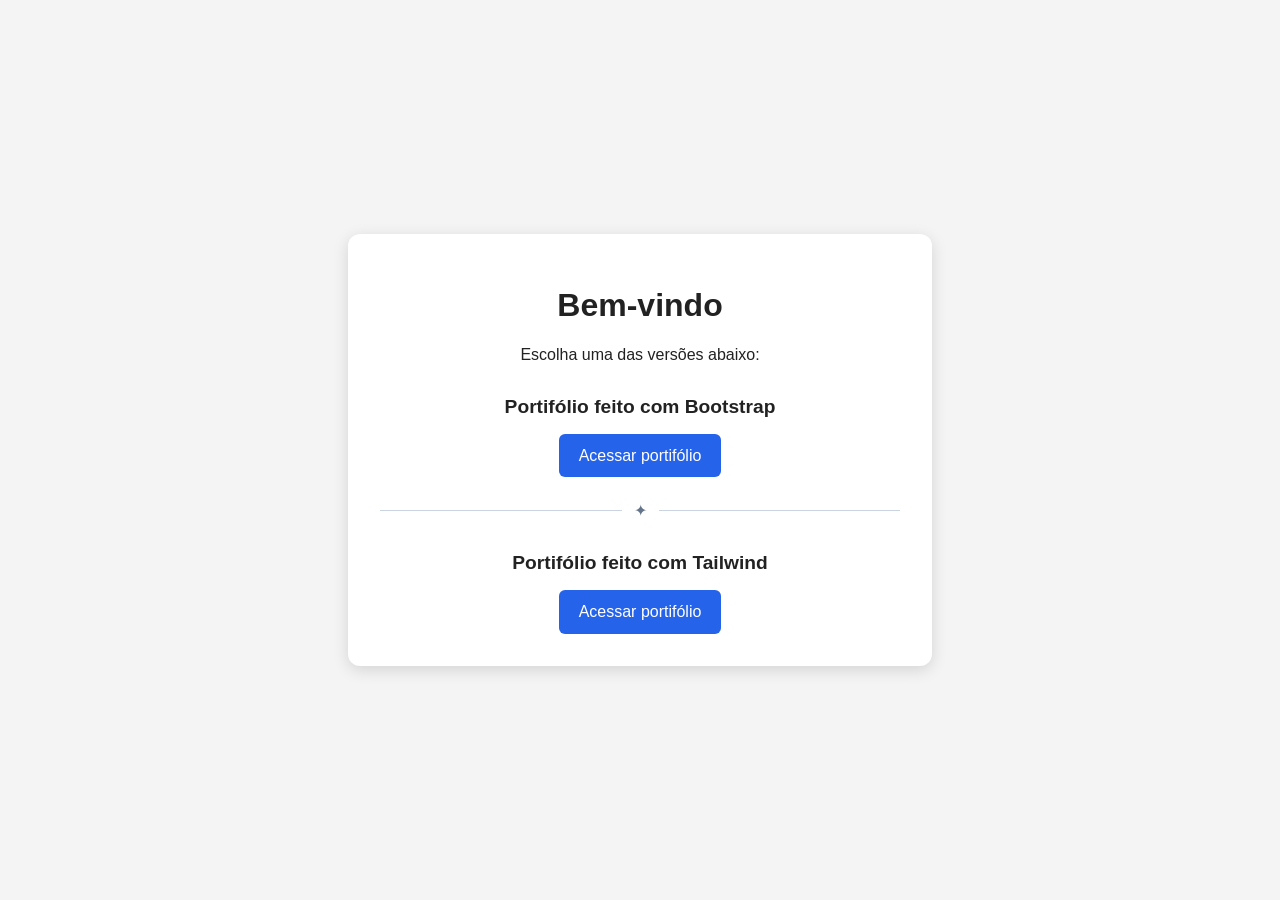
<file: index.html>
<!DOCTYPE html>
<html lang="pt-BR">
<head>
	<meta charset="UTF-8">
	<meta name="viewport" content="width=device-width, initial-scale=1.0">
	<title>Páginas do projeto</title>
	<style>
		body {
			font-family: Arial, sans-serif;
			display: grid;
			place-items: center;
			min-height: 100vh;
			margin: 0;
			background: #f4f4f4;
			color: #222;
		}

		main {
			width: min(90%, 520px);
			padding: 2rem;
			text-align: center;
			background: #fff;
			border-radius: 12px;
			box-shadow: 0 4px 16px #0002;
		}

		nav {
			display: flex;
			gap: 1rem;
			justify-content: center;
			flex-wrap: wrap;
		}

		.projeto {
			margin-top: 2rem;
		}

		.projeto h2 {
			font-size: 1.2rem;
			margin-bottom: 1rem;
		}

		.separador {
			display: flex;
			align-items: center;
			gap: 0.75rem;
			margin: 1.5rem 0;
			color: #64748b;
		}

		.separador::before,
		.separador::after {
			content: "";
			flex: 1;
			height: 1px;
			background: #cbd5e1;
		}

		a {
			padding: 0.8rem 1.2rem;
			color: #fff;
			background: #2563eb;
			border-radius: 6px;
			text-decoration: none;
		}

		a:hover { background: #1d4ed8; }
	</style>
</head>
<body>
	<main>
		<h1>Bem-vindo</h1>
		<p>Escolha uma das versões abaixo:</p>

		<section class="projeto" aria-labelledby="bootstrap-titulo">
			<h2 id="bootstrap-titulo">Portifólio feito com Bootstrap</h2>
			<nav aria-label="Páginas do projeto Bootstrap">
				<a href="pagina-pessoal/bootstrap/index.html">Acessar portifólio</a>
			</nav>
		</section>

		<div class="separador" role="separator" aria-label="Separação entre os projetos">✦</div>

		<section class="projeto" aria-labelledby="tailwind-titulo">
			<h2 id="tailwind-titulo">Portifólio feito com Tailwind</h2>
			<nav aria-label="Páginas do projeto Tailwind">
				<a href="pagina-pessoal/tailwind/index.html">Acessar portifólio</a>
			</nav>
		</section>
	</main>
</body>
</html>
</file>
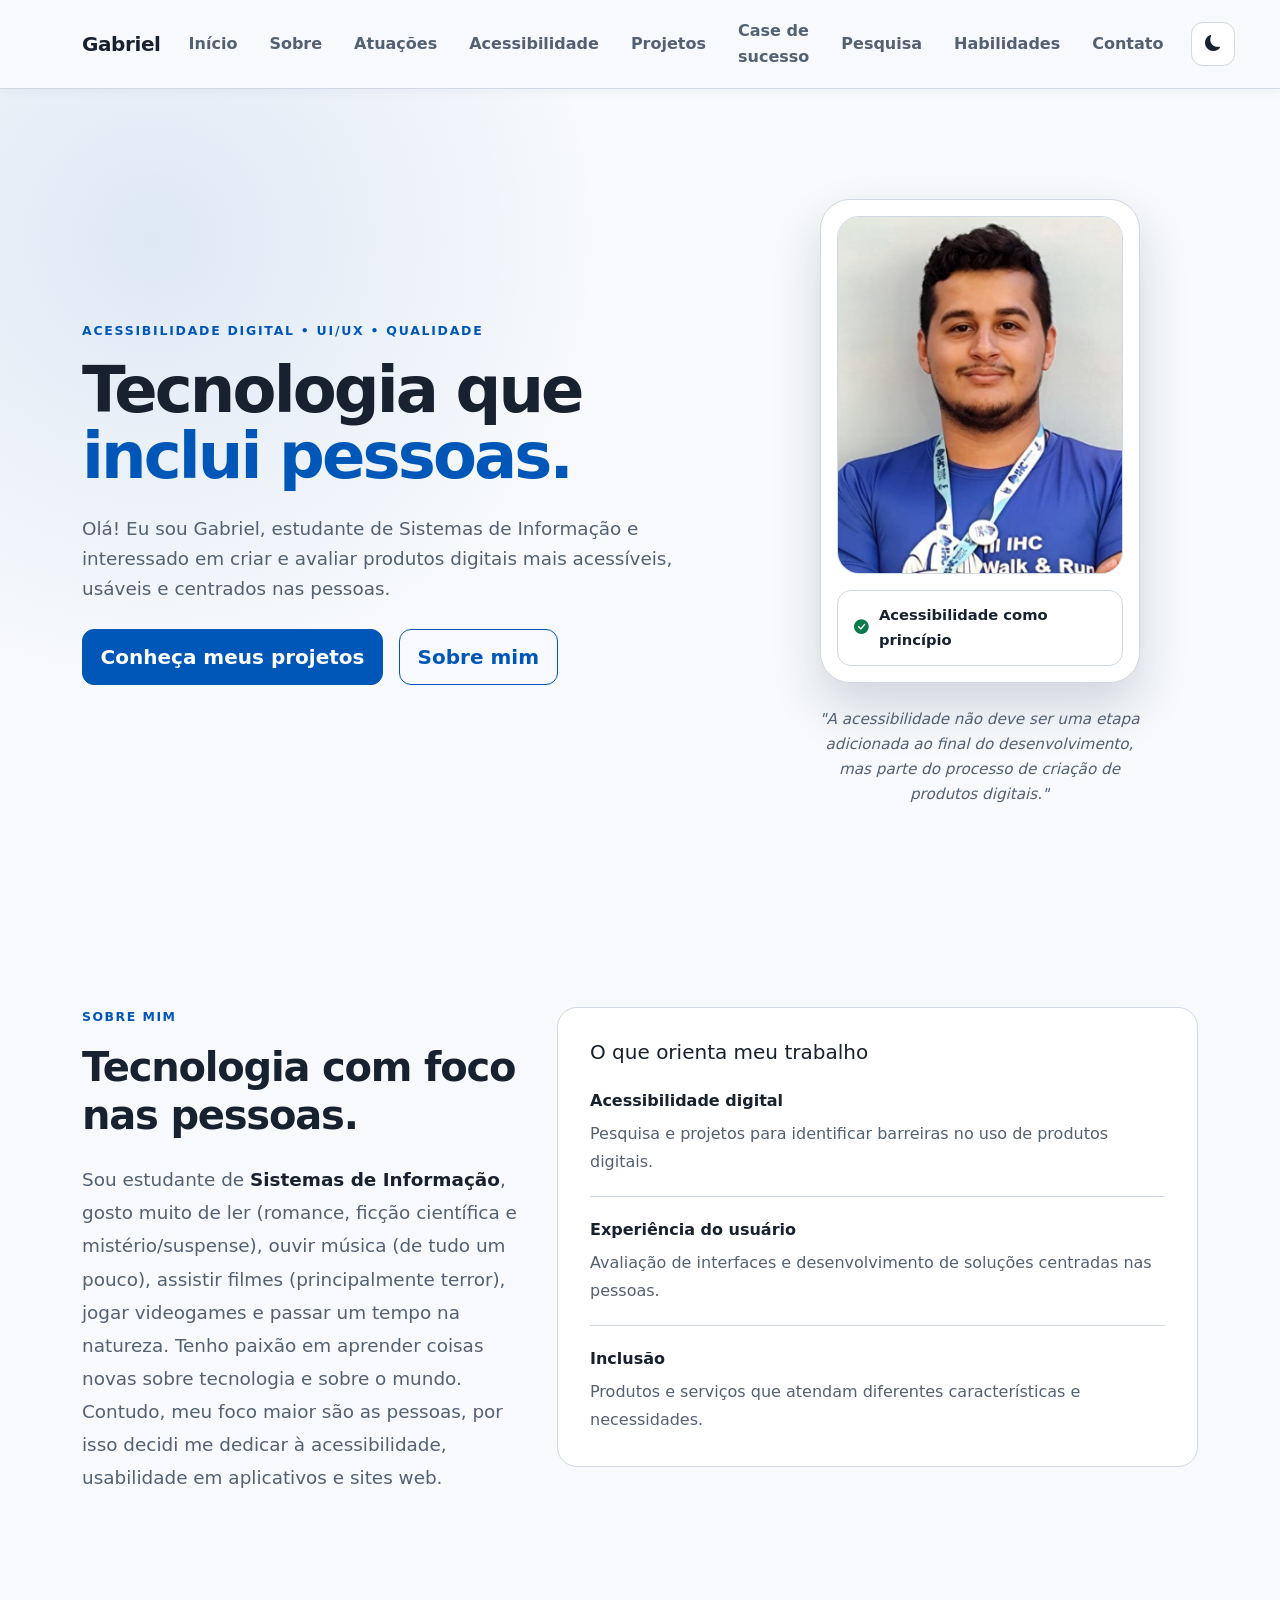
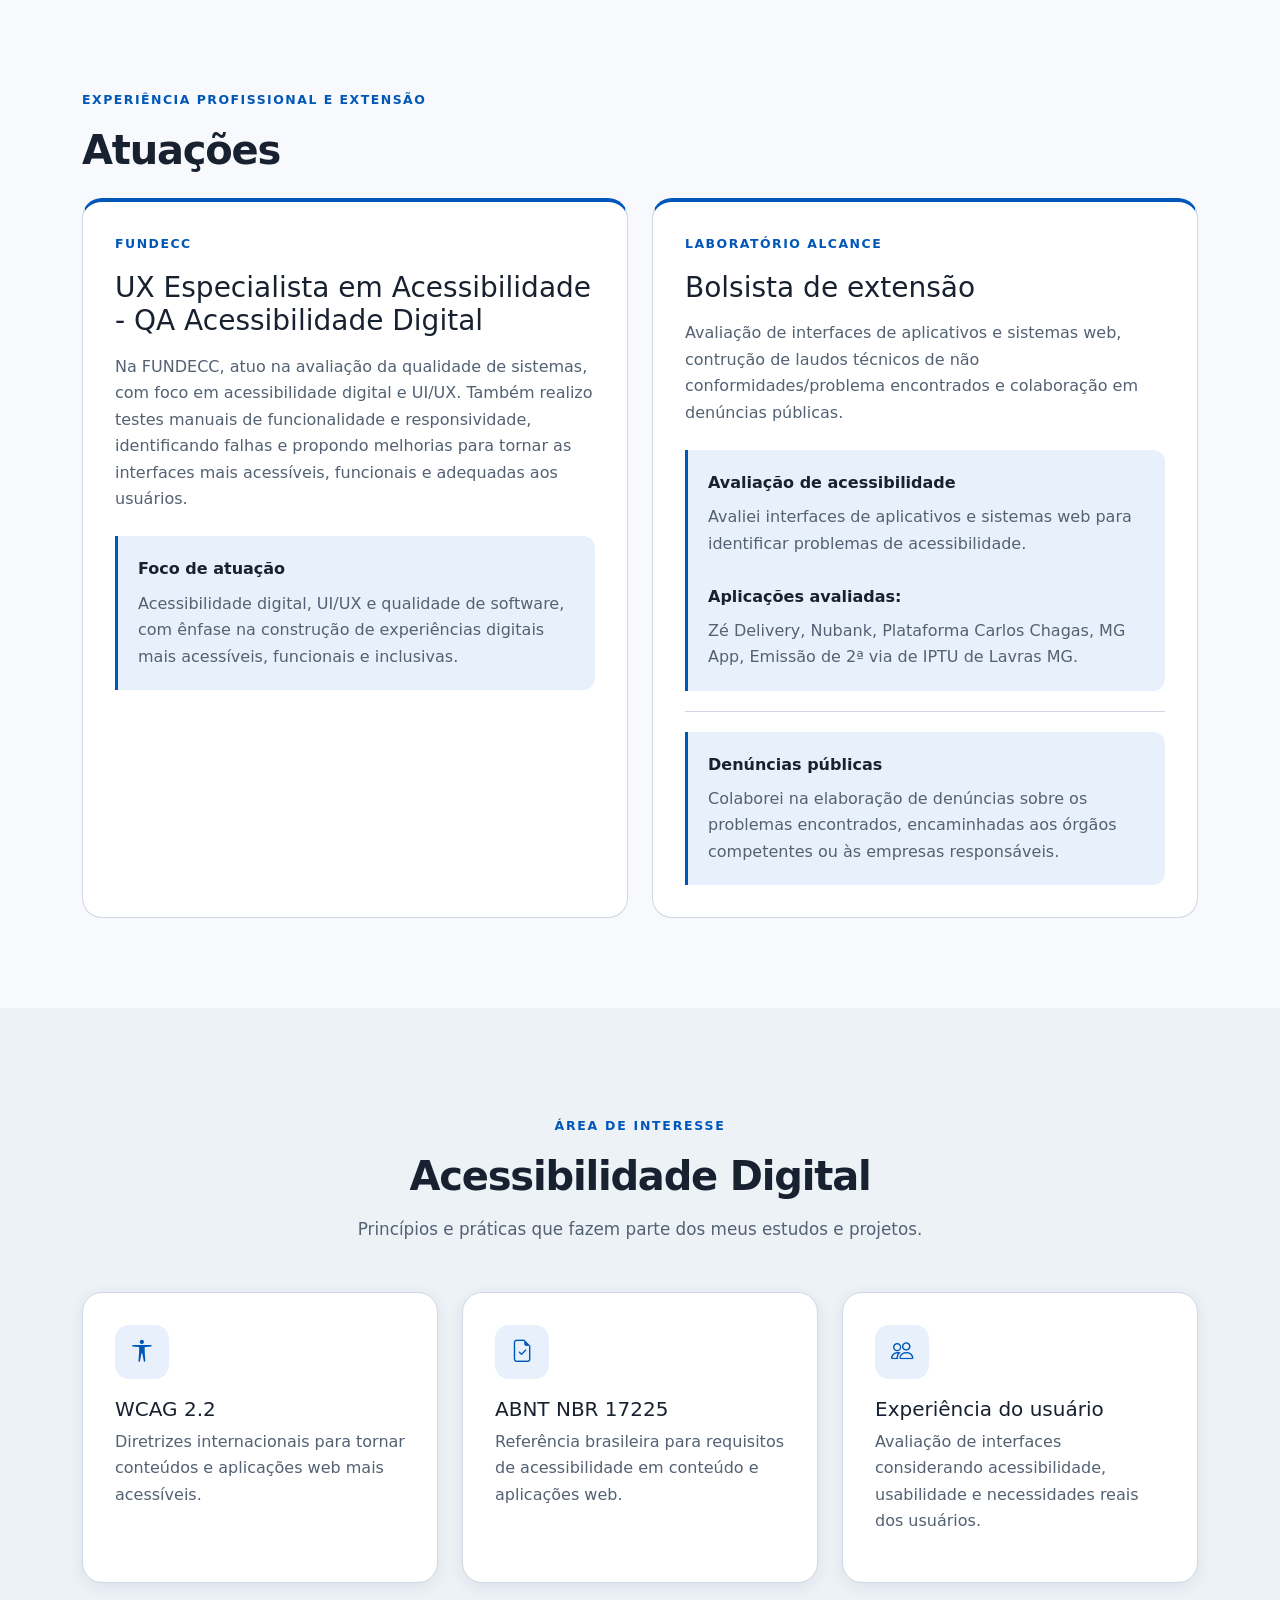
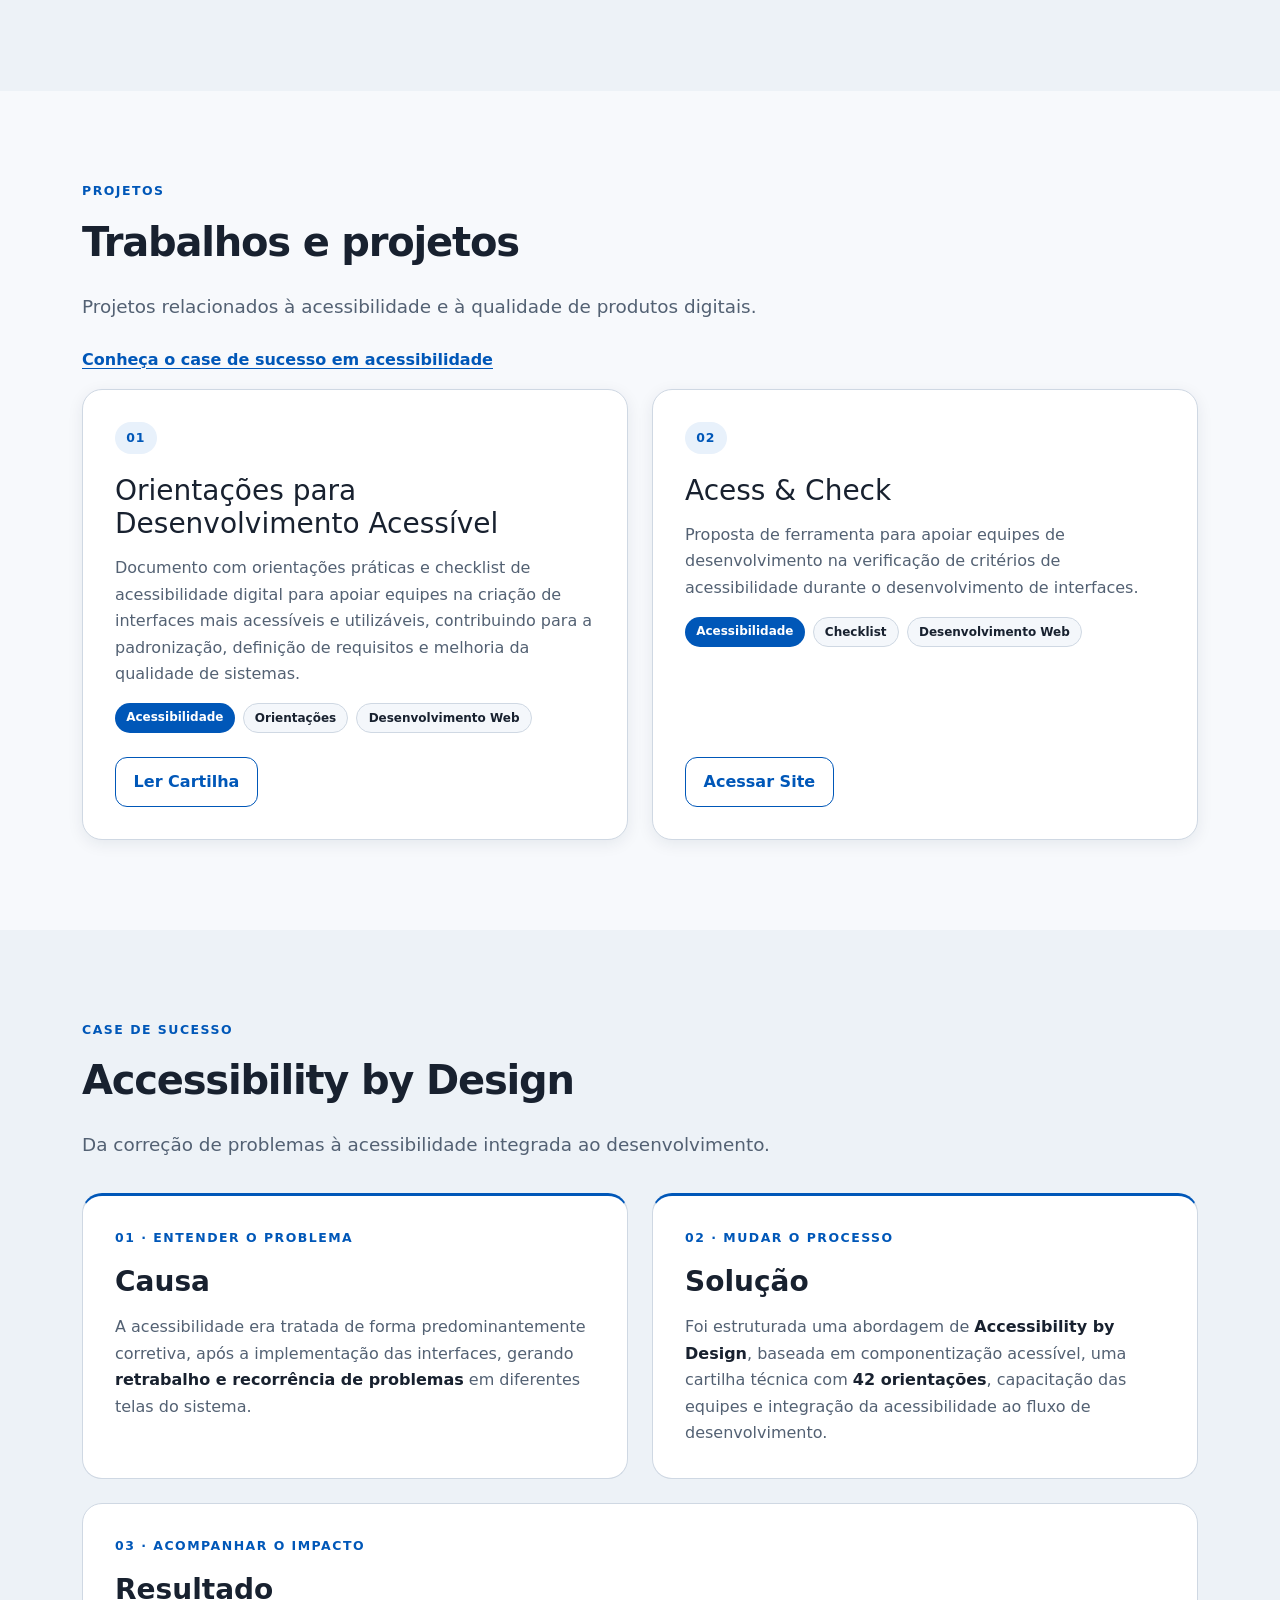
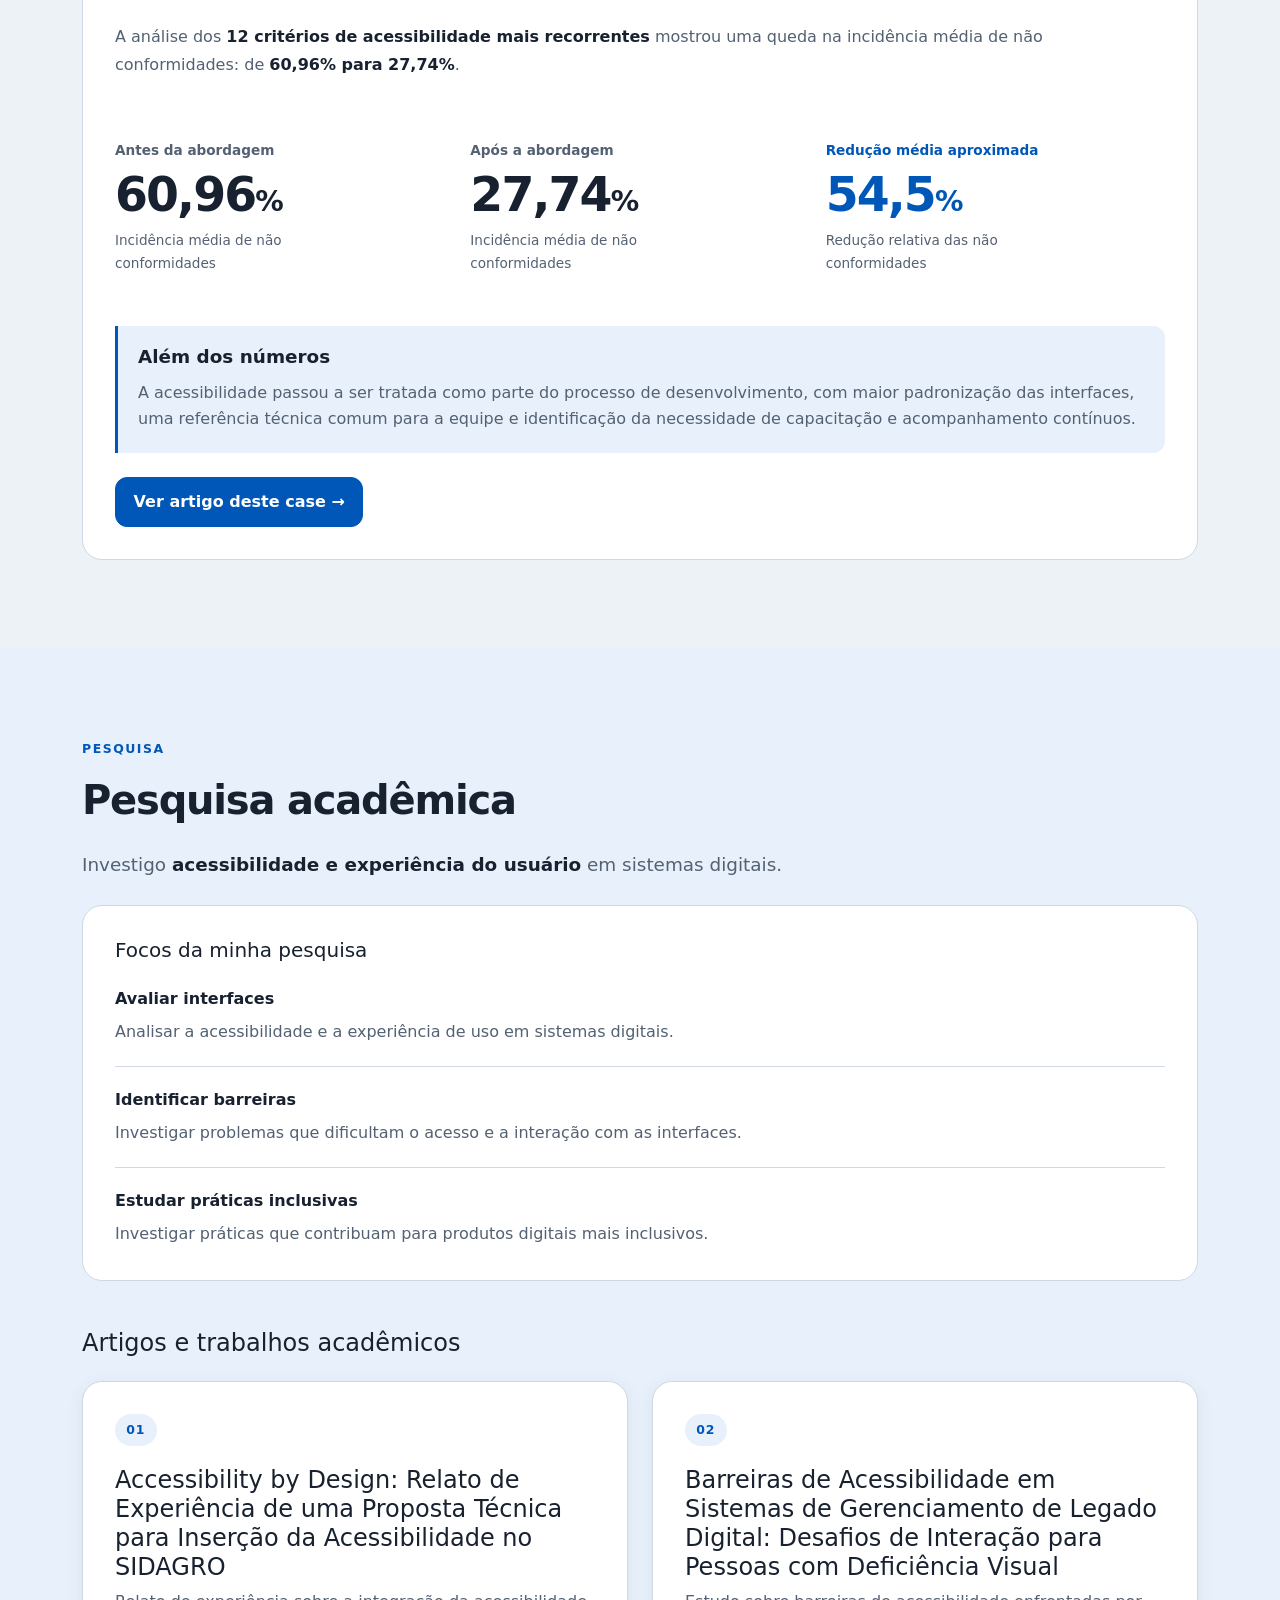
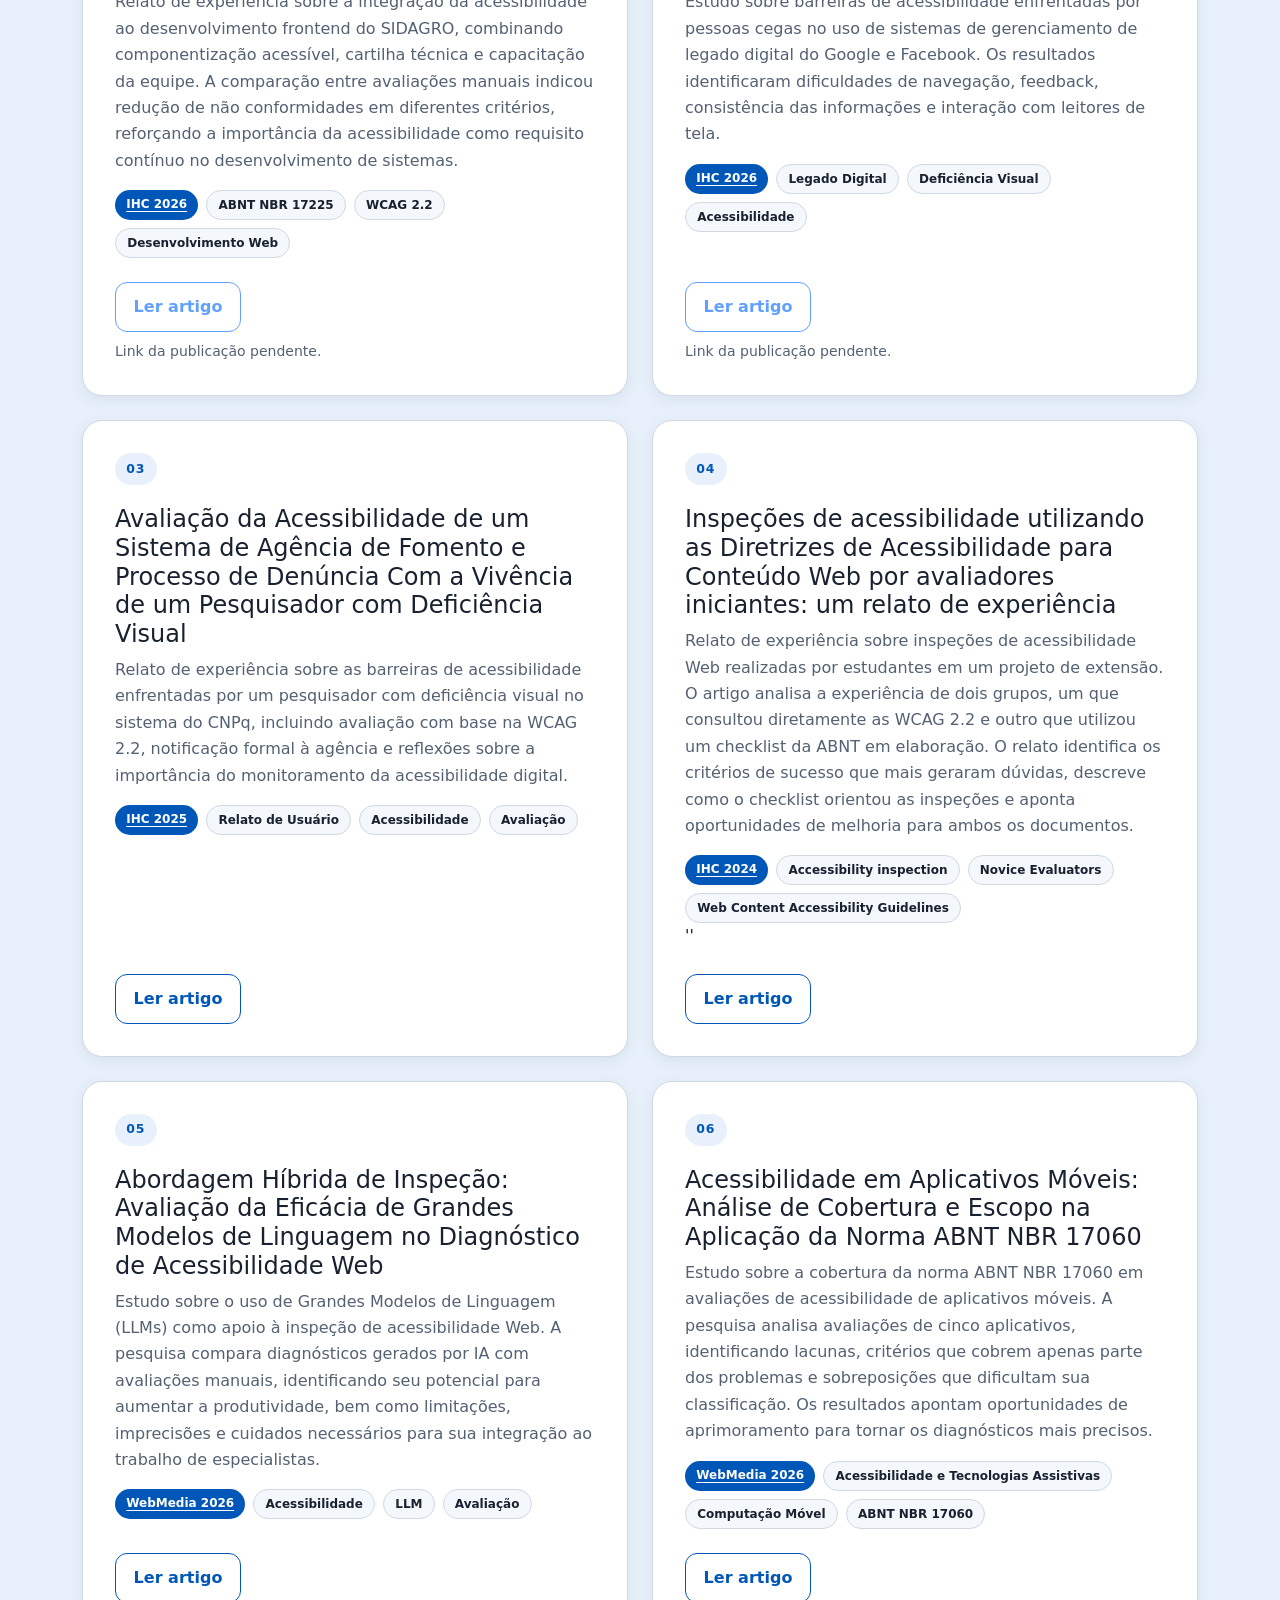
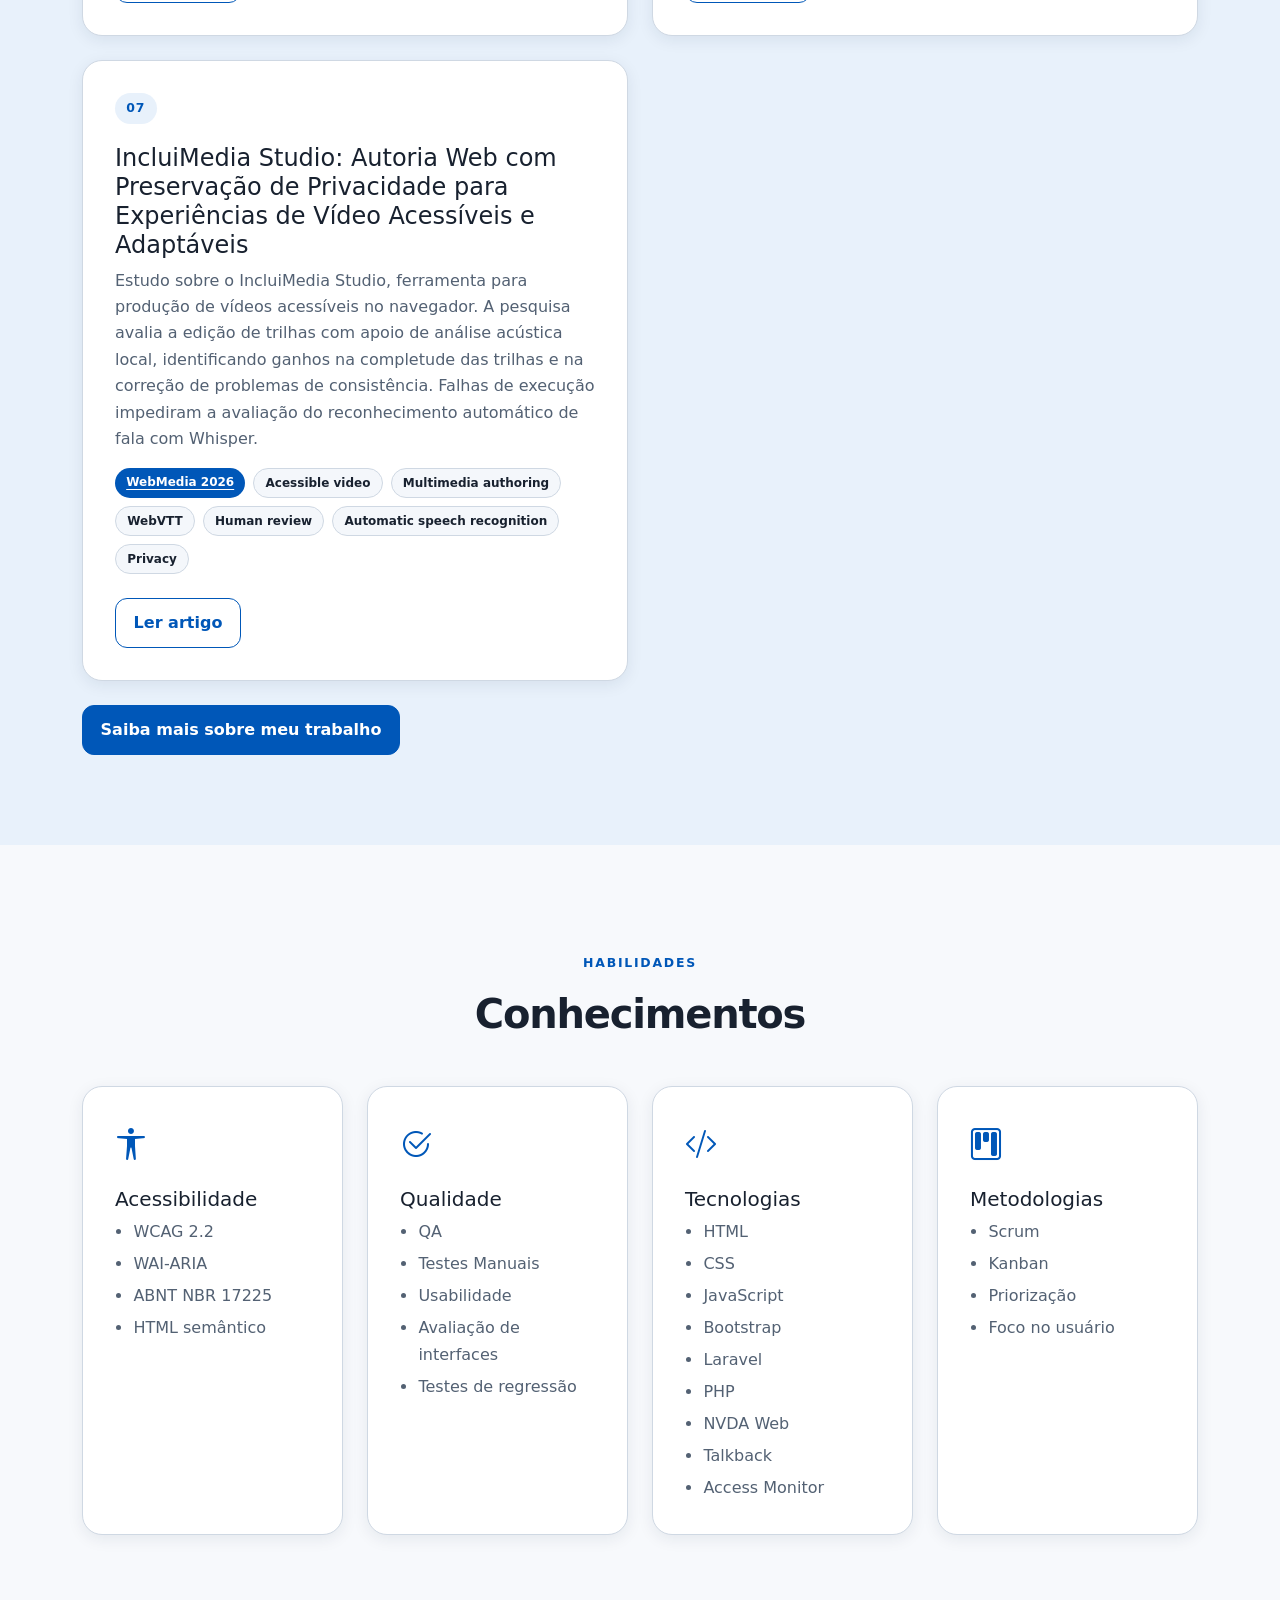
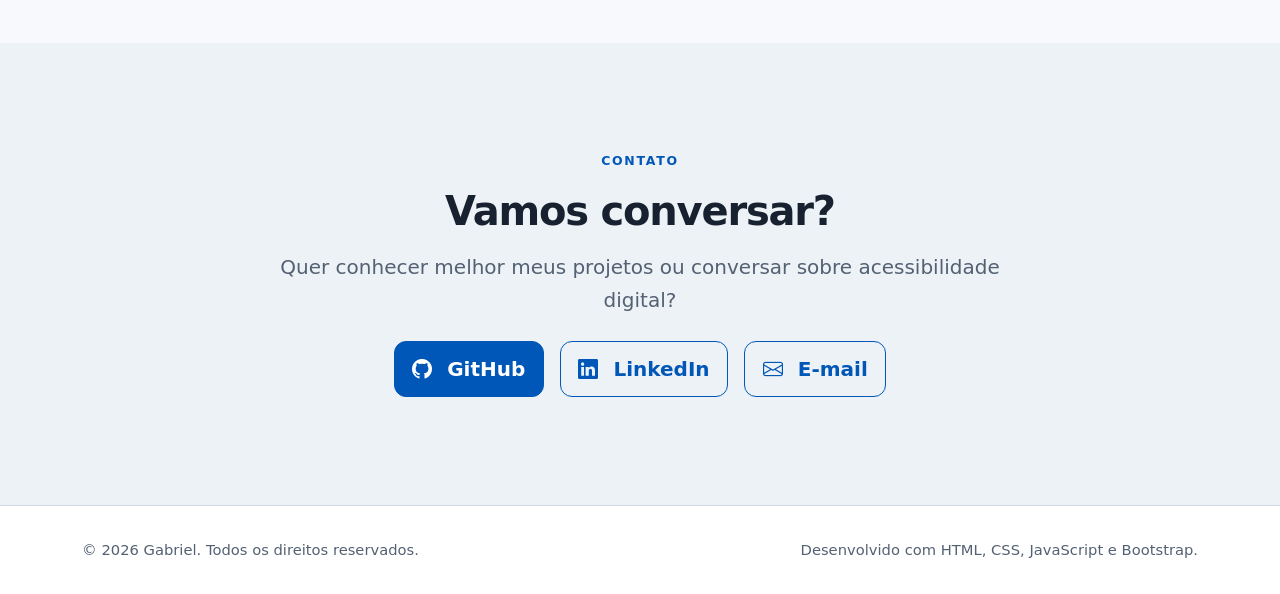
<file: pagina-pessoal/bootstrap/index.html>
<!DOCTYPE html>

<html lang="pt-BR">

<head>
    <meta charset="UTF-8">
    <meta name="viewport" content="width=device-width, initial-scale=1.0">


<meta name="description"
    content="Portfólio de Gabriel, estudante de Sistemas de Informação com foco em acessibilidade digital, UI/UX e qualidade de software.">

<title>Gabriel | Acessibilidade Digital</title>

<!-- Bootstrap CSS -->
<link
    href="https://cdn.jsdelivr.net/npm/bootstrap@5.3.8/dist/css/bootstrap.min.css"
    rel="stylesheet">

<!-- Bootstrap Icons -->
<link
    rel="stylesheet"
    href="https://cdn.jsdelivr.net/npm/bootstrap-icons@1.13.1/font/bootstrap-icons.min.css">

<!-- CSS próprio -->
<link rel="stylesheet" href="assets/css/styles.css">


</head>

<body>

<!-- Link para pular diretamente para o conteúdo principal -->
<a href="#conteudo" class="skip-link">
    Pular para o conteúdo principal
</a>

<!-- ==================== NAVEGAÇÃO ==================== -->

<header>
    <nav class="navbar navbar-expand-lg" aria-label="Navegação principal">

        <div class="container">

            <a class="navbar-brand fw-bold" href="#inicio">
                Gabriel
            </a>

            <!-- Botão do menu no mobile -->
            <button
                class="navbar-toggler"
                type="button"
                data-bs-toggle="collapse"
                data-bs-target="#menuPrincipal"
                aria-controls="menuPrincipal"
                aria-expanded="false"
                aria-label="Abrir menu de navegação">

                <span class="navbar-toggler-icon"></span>
            </button>

            <div class="collapse navbar-collapse" id="menuPrincipal">

                <ul class="navbar-nav ms-auto align-items-lg-center gap-lg-2">

                    <li class="nav-item">
                        <a class="nav-link" href="#inicio">
                            Início
                        </a>
                    </li>

                    <li class="nav-item">
                        <a class="nav-link" href="#sobre">
                            Sobre
                        </a>
                    </li>

                    <li class="nav-item">
                        <a class="nav-link" href="#atuacoes">
                            Atuações
                        </a>
                    </li>

                    <li class="nav-item">
                        <a class="nav-link" href="#acessibilidade">
                            Acessibilidade
                        </a>
                    </li>
                    
                    <li class="nav-item">
                        <a class="nav-link" href="#projetos">
                            Projetos
                        </a>
                    </li>

                     <li class="nav-item">
                        <a class="nav-link" href="#case-sucesso">
                            Case de sucesso
                        </a>
                    </li>

                    <li class="nav-item">
                        <a class="nav-link" href="#pesquisa">
                            Pesquisa
                        </a>
                    </li>

                    <li class="nav-item">
                        <a class="nav-link" href="#habilidades">
                            Habilidades
                        </a>
                    </li>

                    <li class="nav-item">
                        <a class="nav-link" href="#contato">
                            Contato
                        </a>
                    </li>

                    <!-- Tema -->
                    <li class="nav-item ms-lg-2">

                        <button
                            type="button"
                            id="botaoTema"
                            class="btn btn-outline-secondary"
                            aria-label="Ativar tema escuro"
                            title="Alternar tema">

                            <i class="bi bi-moon-fill" aria-hidden="true"></i>
                            <span class="visually-hidden">
                                Alternar tema
                            </span>

                        </button>

                    </li>

                </ul>

            </div>

        </div>
    </nav>
</header>


<main id="conteudo">

    <!-- ==================== INÍCIO ==================== -->

    <section id="inicio" class="hero-section">

        <div class="container">

            <div class="row align-items-center gx-lg-5">

                <div class="col-lg-7">

                    <p class="eyebrow">
                        ACESSIBILIDADE DIGITAL • UI/UX • QUALIDADE
                    </p>

                    <h1 class="display-3 fw-bold">
                        Tecnologia que
                        <span class="d-block">
                            inclui pessoas.
                        </span>
                    </h1>

                    <p class="lead mt-4">
                        Olá! Eu sou Gabriel, estudante de Sistemas de
                        Informação e interessado em criar e avaliar
                        produtos digitais mais acessíveis, usáveis
                        e centrados nas pessoas.
                    </p>

                    <div class="d-flex flex-wrap gap-3 mt-4">

                        <a href="#projetos" class="btn btn-primary btn-lg">
                            Conheça meus projetos
                        </a>

                        <a href="#sobre" class="btn btn-outline-primary btn-lg">
                            Sobre mim
                        </a>

                    </div>

                </div>

                <div class="col-lg-5 mt-5 mt-lg-0">

                    <figure class="profile-wrapper mb-0">
                        <div class="profile-card">
                            <img src="assets/img/foto.jpg"
                                alt="Foto de Gabriel"
                                class="profile-image"
                                fetchpriority="high">
                            <div class="profile-badge">
                                <i class="bi bi-check-circle-fill" aria-hidden="true"></i>
                                <span>Acessibilidade como princípio</span>
                            </div>
                        </div>

                        <figcaption class="profile-caption">
                           "A acessibilidade não deve ser uma etapa
                            adicionada ao final do desenvolvimento,
                            mas parte do processo de criação de
                            produtos digitais."
                        </figcaption>
                    </figure>

                </div>

            </div>

        </div>

    </section>

    <!-- ==================== SOBRE ==================== -->

    <section id="sobre" class="reading-section" aria-labelledby="titulo-sobre">

    <div class="container">

        <div class="row g-4 align-items-start">

            <div class="col-lg-5">
                <p class="reading-label">SOBRE MIM</p>
                <h2 id="titulo-sobre" class="display-6 fw-bold">Tecnologia com foco nas pessoas.</h2>
                <p class="reading-intro">
                    Sou estudante de <strong>Sistemas de Informação</strong>, gosto muito de ler (romance, ficção científica e mistério/suspense),
                     ouvir música (de tudo um pouco), assistir filmes (principalmente terror), jogar videogames e passar um tempo na natureza. 
                    Tenho paixão em aprender coisas novas sobre tecnologia e sobre o mundo. Contudo, meu foco maior são as pessoas, por isso decidi me dedicar à 
                    acessibilidade, usabilidade em aplicativos e sites web.
                </p>
            </div>

            <div class="col-lg-7">
                <div class="reading-panel">
                    <h3 class="h5">O que orienta meu trabalho</h3>
                    <ul class="reading-list">
                        <li><strong>Acessibilidade digital</strong><span>Pesquisa e projetos para identificar barreiras no uso de produtos digitais.</span></li>
                        <li><strong>Experiência do usuário</strong><span>Avaliação de interfaces e desenvolvimento de soluções centradas nas pessoas.</span></li>
                        <li><strong>Inclusão</strong><span>Produtos e serviços que atendam diferentes características e necessidades.</span></li>
                    </ul>
                </div>
            </div>

        </div>
    </div>
</section>
    <!-- ==================== ATUAÇÕES ==================== -->
    <section id="atuacoes" class="reading-section" aria-labelledby="titulo-atuacoes">

    <div class="container">

        <p class="reading-label">
            EXPERIÊNCIA PROFISSIONAL E EXTENSÃO
        </p>

        <h2 id="titulo-atuacoes" class="display-6 fw-bold mb-4">
            Atuações
        </h2>

        <div class="row g-4">

            <div class="col-md-6">

                <article class="reading-panel experience-panel h-100">
                    
                    <p class="reading-label">
                        FUNDECC
                    </p>

                    <h3 >
                        UX Especialista em Acessibilidade - QA Acessibilidade Digital
                    </h3>

                    <p class="reading-summary">
                        Na FUNDECC, atuo na avaliação da qualidade de sistemas, com foco em acessibilidade digital e UI/UX. Também realizo testes manuais de funcionalidade e responsividade, identificando falhas e propondo melhorias para tornar as interfaces mais acessíveis, funcionais e adequadas aos usuários. 
                    </p>

                    <div class="reading-callout">
                        <strong>Foco de atuação</strong>
                        <p class="mb-0">
                            Acessibilidade digital, UI/UX e qualidade de software, com ênfase na construção de experiências digitais mais acessíveis, funcionais e inclusivas.
                        </p>
                    </div>

                </article>

            </div>

            <div class="col-md-6">

                <article class="reading-panel experience-panel h-100">

                    <p class="reading-label">
                        LABORATÓRIO ALCANCE
                    </p>
                    <h3>
                        Bolsista de extensão
                    </h3>
                    <p class="reading-summary">Avaliação de interfaces de aplicativos e sistemas web, contrução de laudos técnicos de não conformidades/problema encontrados e colaboração em denúncias públicas.</p>
                    <ul class="reading-list">
                        <li>
                            <div class="reading-callout">
                                <strong>Avaliação de acessibilidade</strong>
                                <p class="mb-0">
                                    Avaliei interfaces de aplicativos e sistemas web para identificar problemas de acessibilidade.
                                </p>
                                <br>
                                <strong>Aplicações avaliadas:</strong> 
                                <p class="mb-0">
                                    Zé Delivery, Nubank, Plataforma Carlos Chagas, MG App, Emissão de 2ª via de IPTU de Lavras MG.
                                </p>
                            </div>
                        </li>
                        <li>
                            <div class="reading-callout">
                                <strong>Denúncias públicas</strong>
                                <p class="mb-0">
                                    Colaborei na elaboração de denúncias sobre os problemas encontrados, encaminhadas aos órgãos competentes ou às empresas responsáveis.
                                </p>
                            </div>
                        </li>
                    </ul>
                </article>
            </div>
        </div>
    </div>
</section>


    <!-- ==================== ACESSIBILIDADE ==================== -->

    <section id="acessibilidade" class="section-padding section-highlight">

        <div class="container">

            <div class="text-center mb-5">

                <p class="section-label">
                    ÁREA DE INTERESSE
                </p>

                <h2 class="display-6 fw-bold">
                    Acessibilidade Digital
                </h2>

                <p class="section-description">
                    Princípios e práticas que fazem parte dos meus
                    estudos e projetos.
                </p>

            </div>


            <div class="row g-4">

                <div class="col-md-6 col-lg-4">

                    <article class="info-card h-100">

                        <div class="card-icon" aria-hidden="true">
                            <i class="bi bi-universal-access"></i>
                        </div>

                        <h3 class="h5">
                            WCAG 2.2
                        </h3>

                        <p>
                            Diretrizes internacionais para tornar
                            conteúdos e aplicações web mais acessíveis.
                        </p>

                    </article>

                </div>


                <div class="col-md-6 col-lg-4">

                    <article class="info-card h-100">

                        <div class="card-icon" aria-hidden="true">
                            <i class="bi bi-file-earmark-check"></i>
                        </div>

                        <h3 class="h5">
                            ABNT NBR 17225
                        </h3>

                        <p>
                            Referência brasileira para requisitos de
                            acessibilidade em conteúdo e aplicações web.
                        </p>

                    </article>

                </div>


                <div class="col-md-6 col-lg-4">

                    <article class="info-card h-100">

                        <div class="card-icon" aria-hidden="true">
                            <i class="bi bi-people"></i>
                        </div>

                        <h5 class="h5">
                            Experiência do usuário
                        </h5>

                        <p>
                            Avaliação de interfaces considerando
                            acessibilidade, usabilidade e necessidades
                            reais dos usuários.
                        </p>

                    </article>

                </div>

            </div>

        </div>

    </section>

    <!-- ==================== PROJETOS ==================== -->

    <section id="projetos" class="reading-section" aria-labelledby="titulo-projetos">
                <div class="container">
                    <p class="reading-label">PROJETOS</p>
                    <h2 id="titulo-projetos" class="display-6 fw-bold">Trabalhos e projetos</h2>
                    <p class="reading-intro mb-4">Projetos relacionados à acessibilidade e à qualidade de produtos digitais.</p>
                    <p><a class="case-link" href="#case-sucesso">Conheça o case de sucesso em acessibilidade</a></p>
                    <div class="row g-4">
                    <div class="col-12 col-md-6">
                        <article class="project-card h-100 d-flex flex-column">
                        
                            <div class="project-number">01</div>
                        
                            <h3>
                                Orientações para Desenvolvimento Acessível
                            </h3>
                        
                            <p>
                               Documento com orientações práticas e checklist de acessibilidade digital 
                               para apoiar equipes na criação de interfaces mais acessíveis e utilizáveis, 
                               contribuindo para a padronização, definição de requisitos e melhoria da 
                               qualidade de sistemas.
                            </p>
                        
                            <div class="d-flex flex-wrap gap-2">
                        
                                <span class="badge text-bg-primary">
                                    Acessibilidade
                                </span>
                        
                                <span class="badge text-bg-secondary">
                                    Orientações
                                </span>
                        
                                <span class="badge text-bg-secondary">
                                    Desenvolvimento Web
                                </span>
                        
                            </div>
                        
                            <div class="mt-auto pt-4">
                                <a href="https://docs.google.com/document/d/1kPfQyfptKh27_7PSyYxCl2j-122Bk0fgAX2dKliQZ00/edit?usp=sharing"
                                    class="btn btn-outline-primary"
                                    target="_blank"
                                    rel="noopener noreferrer"
                                    aria-label="Ler Cartilha: Orientações para Desenvolvimento Acessível (abre em nova guia)">
                                        Ler Cartilha
                                </a>
                            </div>
                        </article>
                    </div>
                    <div class="col-12 col-md-6">
                        <article class="project-card h-100 d-flex flex-column">
                        
                            <div class="project-number">02</div>
                        
                            <h3>
                                Acess & Check
                            </h3>
                        
                            <p>
                                Proposta de ferramenta para apoiar equipes
                                de desenvolvimento na verificação de
                                critérios de acessibilidade durante o
                                desenvolvimento de interfaces.
                            </p>
                        
                            <div class="d-flex flex-wrap gap-2">
                        
                                <span class="badge text-bg-primary">
                                    Acessibilidade
                                </span>
                        
                                <span class="badge text-bg-secondary">
                                    Checklist
                                </span>
                        
                                <span class="badge text-bg-secondary">
                                    Desenvolvimento Web
                                </span>
                        
                            </div>
                        
                            <div class="mt-auto pt-4">
                                <a href="https://i-am-gab.github.io/ChecklistAcessibilidade/" 
                                class="btn btn-outline-primary" 
                                role="link" 
                                aria-label="Acessar: Acess &amp; Check (abre em nova guia)">
                                    Acessar Site
                                </a>
                            </div>
                        </article>
                    </div>
                    </div>
                </div>
            </section>

    <!-- ==================== CASE DE SUCESSO ==================== -->
    <section id="case-sucesso" class="reading-section case-section" aria-labelledby="titulo-case">
        <div class="container">
            <p class="reading-label">CASE DE SUCESSO</p>
            <h2 id="titulo-case" class="display-6 fw-bold">Accessibility by Design</h2>
            <p class="reading-intro case-intro">Da correção de problemas à acessibilidade integrada ao desenvolvimento.</p>

            <div class="row g-4">
                <div class="col-md-6">
                    <article class="reading-panel case-story h-100">
                        <p class="reading-label">01 · ENTENDER O PROBLEMA</p>
                        <h3>Causa</h3>
                        <p>A acessibilidade era tratada de forma predominantemente corretiva, após a implementação das interfaces, gerando <strong>retrabalho e recorrência de problemas</strong> em diferentes telas do sistema.</p>
                    </article>
                </div>
                <div class="col-md-6">
                    <article class="reading-panel case-story h-100">
                        <p class="reading-label">02 · MUDAR O PROCESSO</p>
                        <h3>Solução</h3>
                        <p>Foi estruturada uma abordagem de <strong>Accessibility by Design</strong>, baseada em componentização acessível, uma cartilha técnica com <strong>42 orientações</strong>, capacitação das equipes e integração da acessibilidade ao fluxo de desenvolvimento.</p>
                    </article>
                </div>
            </div>

            <article class="reading-panel case-results" aria-labelledby="titulo-resultado-case">
                <p class="reading-label">03 · ACOMPANHAR O IMPACTO</p>
                <h3 id="titulo-resultado-case">Resultado</h3>
                <p class="case-scope">A análise dos <strong>12 critérios de acessibilidade mais recorrentes</strong> mostrou uma queda na incidência média de não conformidades: de <strong>60,96% para 27,74%</strong>.</p>

                <dl class="row g-3 case-metrics">
                    <div class="col-md-4">
                        <dt class="case-metric-heading">Antes da abordagem</dt>
                        <dd class="case-metric-value">60,96<span>%</span></dd>
                        <dd class="case-metric-caption">Incidência média de não conformidades</dd>
                    </div>
                    <div class="col-md-4">
                        <dt class="case-metric-heading">Após a abordagem</dt>
                        <dd class="case-metric-value">27,74<span>%</span></dd>
                        <dd class="case-metric-caption">Incidência média de não conformidades</dd>
                    </div>
                    <div class="col-md-4">
                        <dt class="case-metric-heading case-metric-highlight">Redução média aproximada</dt>
                        <dd class="case-metric-value">54,5<span>%</span></dd>
                        <dd class="case-metric-caption">Redução relativa das não conformidades</dd>
                    </div>
                </dl>

                <div class="reading-callout case-qualitative">
                    <h4>Além dos números</h4>
                    <p>A acessibilidade passou a ser tratada como parte do processo de desenvolvimento, com maior 
                        padronização das interfaces, uma referência técnica comum para a equipe e identificação da
                         necessidade de capacitação e acompanhamento contínuos.</p>
                </div>
            <div class="case-article-link">
                    <a class="btn btn-primary" href="#artigo-accessibility-by-design">Ver artigo deste case <span aria-hidden="true">→</span></a>
                </div>
            </article>
        </div>
    </section>

    <!-- ==================== PESQUISA ==================== -->
    <section id="pesquisa" class="reading-section research-section" aria-labelledby="titulo-pesquisa">
    <div class="container">
        <p class="reading-label">PESQUISA</p>
        <h2 id="titulo-pesquisa" class="display-6 fw-bold">Pesquisa acadêmica</h2>
        <p class="reading-intro mb-4">Investigo <strong>acessibilidade e experiência do usuário</strong> em sistemas digitais.</p>
        <article class="reading-panel mb-5">
            <h3 class="h5">Focos da minha pesquisa</h3>
            <ul class="reading-list">
                <li><strong>Avaliar interfaces</strong><span>Analisar a acessibilidade e a experiência de uso em sistemas digitais.</span></li>
                <li><strong>Identificar barreiras</strong><span>Investigar problemas que dificultam o acesso e a interação com as interfaces.</span></li>
                <li><strong>Estudar práticas inclusivas</strong><span>Investigar práticas que contribuam para produtos digitais mais inclusivos.</span></li>
            </ul>
        </article>
        <h3 id="titulo-artigos" class="h4 mb-4">Artigos e trabalhos acadêmicos</h3>
        <div class="row g-4" aria-labelledby="titulo-artigos">
            <div class="col-md-6">

                <article id="artigo-accessibility-by-design" tabindex="-1" class="project-card h-100 d-flex flex-column">

                    <div class="project-number">01</div>

                    <h4 >
                        Accessibility by Design: Relato de Experiência de uma Proposta Técnica para Inserção da Acessibilidade no SIDAGRO
                    </h4>

                    <p>
                       Relato de experiência sobre a integração da acessibilidade ao desenvolvimento frontend do SIDAGRO, combinando 
                       componentização acessível, cartilha técnica e capacitação da equipe. A comparação entre avaliações manuais indicou
                        redução de não conformidades em diferentes critérios, reforçando a importância da acessibilidade como requisito 
                        contínuo no desenvolvimento de sistemas.
                    </p>

                    <div class="d-flex flex-wrap gap-2">

                        <span class="badge text-bg-primary">
                            <a class="text-white" href="https://ihc.sbc.org.br/2026/" target="_blank" rel="noopener noreferrer" aria-label="Acessar página do evento IHC 2026 (abre em nova guia)">
                                IHC 2026
                            </a>
                        </span>

                        <span class="badge text-bg-secondary">
                            ABNT NBR 17225
                        </span>

                        <span class="badge text-bg-secondary">
                            WCAG 2.2
                        </span>

                        <span class="badge text-bg-secondary">
                            Desenvolvimento Web
                        </span>

                    </div>

                    <div class="mt-auto pt-4">
                        <a class="btn btn-outline-primary disabled" role="link" aria-disabled="true" aria-label="Ler artigo: Accessibility by Design (link pendente)">Ler artigo</a>
                        <p class="small mt-2 mb-0">Link da publicação pendente.</p>
                    </div>
                </article>

            </div>

            <div class="col-md-6">

                <article class="project-card h-100 d-flex flex-column">

                    <div class="project-number">02</div>

                    <h4 >
                        Barreiras de Acessibilidade em Sistemas de Gerenciamento de Legado Digital: Desafios de Interação para Pessoas com Deficiência Visual
                    </h4>

                    <p>
                        Estudo sobre barreiras de acessibilidade enfrentadas por pessoas cegas no uso de sistemas de gerenciamento de legado digital do Google
                         e Facebook. Os resultados identificaram dificuldades de navegação, feedback, consistência das informações e interação com leitores de tela.
                    </p>

                    <div class="d-flex flex-wrap gap-2">

                        <span class="badge text-bg-primary">
                            <a class="text-white" href="https://ihc.sbc.org.br/2026/" target="_blank" rel="noopener noreferrer" aria-label="Acessar página do evento IHC 2026 (abre em nova guia)">
                                IHC 2026
                            </a>
                        </span>

                        <span class="badge text-bg-secondary">
                            Legado Digital
                        </span>

                        <span class="badge text-bg-secondary">
                            Deficiência Visual
                        </span>

                        <span class="badge text-bg-secondary">
                            Acessibilidade
                        </span>

                    </div>

                    <div class="mt-auto pt-4">
                        <a class="btn btn-outline-primary disabled" role="link" aria-disabled="true" aria-label="Ler artigo: Sistemas de Legado Digital (link pendente)">Ler artigo</a>
                        <p class="small mt-2 mb-0">Link da publicação pendente.</p>
                    </div>
                </article>

            </div>

                        <div class="col-md-6">

                <article class="project-card h-100 d-flex flex-column">

                    <div class="project-number">03</div>

                    <h4 >
                        Avaliação da Acessibilidade de um Sistema de Agência de Fomento e Processo de Denúncia Com
                         a Vivência de um Pesquisador com Deficiência Visual
                    </h4>

                    <p>
                        Relato de experiência sobre as barreiras de acessibilidade enfrentadas por um pesquisador
                         com deficiência visual no sistema do CNPq, incluindo avaliação com base na WCAG 2.2, notificação
                          formal à agência e reflexões sobre a importância do monitoramento da acessibilidade digital.
                    </p>

                    <div class="d-flex flex-wrap gap-2">

                        <span class="badge text-bg-primary">
                            <a class="text-white" href="https://ihc.sbc.org.br/2025/" target="_blank" rel="noopener noreferrer" aria-label="Acessar página do evento IHC 2025 (abre em nova guia)">
                                IHC 2025
                            </a>
                        </span>

                        <span class="badge text-bg-secondary">
                            Relato de Usuário
                        </span>

                        <span class="badge text-bg-secondary">
                            Acessibilidade
                        </span>

                        <span class="badge text-bg-secondary">
                            Avaliação
                        </span>

                    </div>

                    <div class="mt-auto pt-4">
                        <a class="btn btn-outline-primary" href="https://sol.sbc.org.br/index.php/ihc/article/view/37664" target="_blank" rel="noopener noreferrer" role="link" aria-label="Ler artigo: Avaliação da Acessibilidade de um Sistema de Agência de Fomento e Processo de Denúncia Com
                         a Vivência de um Pesquisador com Deficiência Visual (abre em nova guia)">Ler artigo</a>
                    </div>
                </article>

            </div>

            <div class="col-md-6">
                <article class="project-card h-100 d-flex flex-column">

                    <div class="project-number">04</div>

                    <h4>
                        Inspeções de acessibilidade utilizando as Diretrizes de Acessibilidade para Conteúdo Web por avaliadores iniciantes: um relato de experiência
                    </h4>

                    <p>
                       Relato de experiência sobre inspeções de acessibilidade Web realizadas por estudantes em um projeto de extensão. O artigo analisa a experiência 
                       de dois grupos, um que consultou diretamente as WCAG 2.2 e outro que utilizou um checklist da ABNT em elaboração. O relato identifica os critérios 
                       de sucesso que mais geraram dúvidas, descreve como o checklist orientou as inspeções e aponta oportunidades de melhoria para ambos os documentos.
                    </p>

                    <div class="d-flex flex-wrap gap-2">
                        
                        <span class="badge text-bg-primary">
                            <a class="text-white" href="https://ihc.sbc.org.br/2024/" target="_blank" rel="noopener noreferrer" aria-label="Acessar página do evento IHC 2024 (abre em nova guia)">
                                IHC 2024
                            </a>
                        </span>

                        <span class="badge text-bg-secondary">
                            Accessibility inspection
                        </span>
                        
                        <span class="badge text-bg-secondary">
                            Novice Evaluators
                        </span>
                        
                        <span class="badge text-bg-secondary">
                            Web Content Accessibility Guidelines
                        </span>
                    </div>
''
                    <div class="mt-auto pt-4">
                        <a href="https://sol.sbc.org.br/index.php/ihc/article/view/32856" 
                            class="btn btn-outline-primary" 
                            role="link" aria-disabled="false" 
                            aria-label="Ler artigo: Uso de LLM para avalia&#231;&#245;es de acessibilidade (Abre em nova guia)"
                        >
                            Ler artigo
                        </a>
                    </div>
                </article>
            </div>

            <div class="col-md-6">
                <article class="project-card h-100 d-flex flex-column">

                    <div class="project-number">05</div>

                    <h4>
                        Abordagem Híbrida de Inspeção: Avaliação da Eficácia de Grandes Modelos de Linguagem no Diagnóstico de Acessibilidade Web
                    </h4>

                    <p>
                        Estudo sobre o uso de Grandes Modelos de Linguagem (LLMs) como apoio à inspeção de acessibilidade Web. A pesquisa compara
                         diagnósticos gerados por IA com avaliações manuais, identificando seu potencial para aumentar a produtividade, bem como
                          limitações, imprecisões e cuidados necessários para sua integração ao trabalho de especialistas.
                    </p>

                    <div class="d-flex flex-wrap gap-2">
                        
                        <span class="badge text-bg-primary">
                            <a class="text-white" href="https://www.webmedia.org.br/" target="_blank" rel="noopener noreferrer" aria-label="Acessar página do evento WebMedia 2026 (abre em nova guia)">
                                WebMedia 2026
                            </a>
                        </span>

                        <span class="badge text-bg-secondary">
                            Acessibilidade
                        </span>
                        
                        <span class="badge text-bg-secondary">
                            LLM
                        </span>
                        
                        <span class="badge text-bg-secondary">
                            Avaliação
                        </span>
                    </div>

                    <div class="mt-auto pt-4">
                        <a href="https://sol.sbc.org.br/index.php/webmedia/article/view/46074" 
                            class="btn btn-outline-primary" 
                            role="link" aria-disabled="false" 
                            aria-label="Ler artigo: Uso de LLM para avalia&#231;&#245;es de acessibilidade (Abre em nova guia)"
                        >
                            Ler artigo
                        </a>
                    </div>
                </article>
            </div>
            
            <div class="col-md-6">
                <article class="project-card h-100 d-flex flex-column">

                    <div class="project-number">06</div>

                    <h4>
                        Acessibilidade em Aplicativos Móveis: Análise de Cobertura e Escopo na Aplicação da Norma ABNT NBR 17060
                    </h4>

                    <p>
                        Estudo sobre a cobertura da norma ABNT NBR 17060 em avaliações de acessibilidade de aplicativos móveis. A pesquisa analisa avaliações de cinco aplicativos, identificando lacunas, 
                        critérios que cobrem apenas parte dos problemas e sobreposições que dificultam sua classificação. Os resultados apontam oportunidades de aprimoramento para tornar os diagnósticos 
                        mais precisos.
                    </p>

                    <div class="d-flex flex-wrap gap-2">
                        
                        <span class="badge text-bg-primary">
                            <a class="text-white" href="https://www.webmedia.org.br/" target="_blank" rel="noopener noreferrer" aria-label="Acessar página do evento WebMedia 2026 (abre em nova guia)">
                                WebMedia 2026
                            </a>
                        </span>

                        <span class="badge text-bg-secondary">
                            Acessibilidade e Tecnologias Assistivas
                        </span>
                        
                        <span class="badge text-bg-secondary">
                            Computação Móvel
                        </span>
                        
                        <span class="badge text-bg-secondary">
                            ABNT NBR 17060
                        </span>
                    </div>

                    <div class="mt-auto pt-4">
                        <a href="https://sol.sbc.org.br/index.php/webmedia/article/view/46076" 
                            class="btn btn-outline-primary" 
                            role="link" aria-disabled="false" 
                            aria-label="Ler artigo: Acessibilidade em Aplicativos Móveis: Análise de Cobertura e Escopo na Aplicação da Norma ABNT NBR 17060 (Abre em nova guia)"
                        >
                            Ler artigo
                        </a>
                    </div>
                </article>
            </div>

            <div class="col-md-6">
                <article class="project-card h-100 d-flex flex-column">

                    <div class="project-number">07</div>

                    <h4>
                        IncluiMedia Studio: Autoria Web com Preservação de Privacidade para Experiências de Vídeo Acessíveis e Adaptáveis
                    </h4>

                    <p>
                       Estudo sobre o IncluiMedia Studio, ferramenta para produção de vídeos acessíveis no navegador. A pesquisa avalia a edição
                        de trilhas com apoio de análise acústica local, identificando ganhos na completude das trilhas e na correção de problemas 
                        de consistência. Falhas de execução impediram a avaliação do reconhecimento automático de fala com Whisper.
                    </p>

                    <div class="d-flex flex-wrap gap-2">
                        
                        <span class="badge text-bg-primary">
                            <a class="text-white" href="https://www.webmedia.org.br/" target="_blank" rel="noopener noreferrer" aria-label="Acessar página do evento WebMedia 2026 (abre em nova guia)">
                                WebMedia 2026
                            </a>
                        </span>

                        <span class="badge text-bg-secondary">
                            Acessible video
                        </span>
                        
                        <span class="badge text-bg-secondary">
                            Multimedia authoring
                        </span>
                        
                        <span class="badge text-bg-secondary">
                            WebVTT
                        </span>

                        <span class="badge text-bg-secondary">
                            Human review
                        </span>

                        <span class="badge text-bg-secondary">
                            Automatic speech recognition
                        </span>

                        <span class="badge text-bg-secondary">
                            Privacy
                        </span>
                    </div>

                    <div class="mt-auto pt-4">
                        <a href="https://sol.sbc.org.br/index.php/webmedia/article/view/46578" 
                            class="btn btn-outline-primary" 
                            role="link" aria-disabled="false" 
                            aria-label="Ler artigo: Uso de LLM para avalia&#231;&#245;es de acessibilidade (Abre em nova guia)"
                        >
                            Ler artigo
                        </a>
                    </div>
                </article>
            </div>

        </div>

        <a href="#contato" class="btn btn-primary mt-4">Saiba mais sobre meu trabalho</a>
    </div>
</section>

    <!-- ==================== HABILIDADES ==================== -->

    <section id="habilidades" class="section-padding">

        <div class="container">

            <div class="text-center mb-5">

                <p class="section-label">
                    HABILIDADES
                </p>

                <h2 class="display-6 fw-bold">
                    Conhecimentos
                </h2>

            </div>


            <div class="row g-4">

                <div class="col-md-6 col-lg-3">

                    <div class="skill-card h-100">

                        <i class="bi bi-universal-access"
                            aria-hidden="true"></i>

                        <h3 class="h5 mt-3">
                            Acessibilidade
                        </h3>

                        <ul>
                            <li>WCAG 2.2</li>
                            <li>WAI-ARIA</li>
                            <li>ABNT NBR 17225</li>
                            <li>HTML semântico</li>
                        </ul>

                    </div>

                </div>


                <div class="col-md-6 col-lg-3">

                    <div class="skill-card h-100">

                        <i class="bi bi-check2-circle"
                            aria-hidden="true"></i>

                        <h3 class="h5 mt-3">
                            Qualidade
                        </h3>

                        <ul>
                            <li>QA</li>
                            <li>Testes Manuais</li>
                            <li>Usabilidade</li>
                            <li>Avaliação de interfaces</li>
                            <li>Testes de regressão</li>
                        </ul>

                    </div>

                </div>


                <div class="col-md-6 col-lg-3">

                    <div class="skill-card h-100">

                        <i class="bi bi-code-slash"
                            aria-hidden="true"></i>

                        <h3 class="h5 mt-3">
                            Tecnologias
                        </h3>

                        <ul>
                            <li>HTML</li>
                            <li>CSS</li>
                            <li>JavaScript</li>
                            <li>Bootstrap</li>
                            <li>Laravel</li>
                            <li>PHP</li>
                            <li>NVDA Web</li>
                            <li>Talkback</li>
                            <li>Access Monitor</li>
                        </ul>

                    </div>

                </div>


                <div class="col-md-6 col-lg-3">

                    <div class="skill-card h-100">

                        <i class="bi bi-kanban"
                            aria-hidden="true"></i>

                        <h3 class="h5 mt-3">
                            Metodologias
                        </h3>

                        <ul>
                            <li>Scrum</li>
                            <li>Kanban</li>
                            <li>Priorização</li>
                            <li>Foco no usuário</li>
                        </ul>

                    </div>

                </div>

            </div>

        </div>

    </section>


    <!-- ==================== CONTATO ==================== -->

    <section id="contato" class="section-padding contact-section">

        <div class="container">

            <div class="row justify-content-center">

                <div class="col-lg-8 text-center">

                    <p class="section-label">
                        CONTATO
                    </p>

                    <h2 class="display-6 fw-bold">
                        Vamos conversar?
                    </h2>

                    <p class="lead mt-3">
                        Quer conhecer melhor meus projetos ou conversar
                        sobre acessibilidade digital?
                    </p>

                    <div class="d-flex justify-content-center flex-wrap gap-3 mt-4">

                        <a
                            href="https://github.com/i-am-Gab"
                            class="btn btn-primary btn-lg"
                            aria-label="Visitar meu perfil no GitHub">

                            <i class="bi bi-github me-2"
                                aria-hidden="true"></i>

                            GitHub

                        </a>


                        <a
                            href="https://www.linkedin.com/in/gabriel-aguiar-alves-e-silva-2719171b6/"
                            class="btn btn-outline-primary btn-lg"
                            aria-label="Visitar meu perfil no LinkedIn">

                            <i class="bi bi-linkedin me-2"
                                aria-hidden="true"></i>

                            LinkedIn

                        </a>


                        <a
                            href="mailto:gabrielaguiar2365@gmail.com"
                            class="btn btn-outline-primary btn-lg">

                            <i class="bi bi-envelope me-2"
                                aria-hidden="true"></i>

                            E-mail

                        </a>

                    </div>

                </div>

            </div>

        </div>

    </section>

</main>


<!-- ==================== RODAPÉ ==================== -->

<footer class="footer">

    <div class="container">

        <div class="row align-items-center">

            <div class="col-md-6">

                <p class="mb-0">
                    &copy; 2026 Gabriel. Todos os direitos reservados.
                </p>

            </div>

            <div class="col-md-6 text-md-end mt-3 mt-md-0">

                <p class="mb-0">
                    Desenvolvido com HTML, CSS, JavaScript e Bootstrap.
                </p>

            </div>

        </div>

    </div>

</footer>


<!-- Bootstrap JavaScript -->
<script
    src="https://cdn.jsdelivr.net/npm/bootstrap@5.3.8/dist/js/bootstrap.bundle.min.js">
</script>

<!-- JavaScript próprio -->
<script src="assets/js/script.js"></script>

</body>

</html>
</file>
<file: pagina-pessoal/bootstrap/assets/css/styles.css>
/* =========================================================
PORTFÓLIO - ESTILO PRINCIPAL
========================================================= */
:root {
    --bg: #f7f9fc;
    --bg-alt: #edf2f7;
    --surface: #ffffff;
    --surface-2: #f4f7fb;
    --text: #18212f;
    --text-muted: #536173;
    --primary: #0057b8;
    --primary-hover: #003f87;
    --primary-soft: #e8f1fb;
    --border: #cfd8e3;
    --focus: #ffbf47;
    --shadow-sm: 0 4px 16px rgba(18, 38, 63, 0.08);
    --shadow-md: 0 12px 32px rgba(18, 38, 63, 0.12);
    --shadow-lg: 0 24px 50px rgba(18, 38, 63, 0.16);
}

[data-theme="dark"] {
    --bg: #0f141b;
    --bg-alt: #151c25;
    --surface: #19212c;
    --surface-2: #202a36;
    --text: #f5f7fb;
    --text-muted: #c5ced8;
    --primary: #7cb8ff;
    --primary-hover: #a9d1ff;
    --primary-soft: #17314d;
    --border: #344151;
    --focus: #ffd166;
    --shadow-sm: 0 4px 16px rgba(0, 0, 0, 0.22);
    --shadow-md: 0 12px 32px rgba(0, 0, 0, 0.28);
    --shadow-lg: 0 24px 50px rgba(0, 0, 0, 0.34);
}

*, *::before, *::after {
    box-sizing: border-box;
}

html {
    scroll-behavior: smooth;
    scroll-padding-top: 88px;
}

body {
    margin: 0;
    font-family: system-ui, -apple-system, BlinkMacSystemFont, "Segoe UI", sans-serif;
    background: var(--bg);
    color: var(--text);
    line-height: 1.65;
    transition: background-color .25s ease, color .25s ease;
}

img {
    max-width: 100%;
    display: block;
}

p {
    color: var(--text-muted);
}

a {
    color: var(--primary);
    text-underline-offset: 3px;
}

a:hover {
    color: var(--primary-hover);
}

:focus-visible {
    outline: 3px solid var(--focus);
    outline-offset: 3px;
}

.skip-link {
    position: fixed;
    top: -100px;
    left: 16px;
    z-index: 9999;
    padding: 12px 18px;
    background: var(--text);
    color: var(--bg);
    border-radius: 0 0 10px 10px;
    font-weight: 700;
    text-decoration: none;
}

.skip-link:focus {
    top: 0;
}

/* NAVBAR */
.navbar {
    position: sticky;
    top: 0;
    z-index: 1000;
    background: var(--bg);
    border-bottom: 1px solid var(--border);
    box-shadow: 0 2px 12px rgba(18, 38, 63, 0.04);
}

.navbar .container {
    min-height: 72px;
}

.navbar-brand {
    color: var(--text);
    font-size: 1.25rem;
    font-weight: 800;
    letter-spacing: -0.02em;
}

.navbar-brand:hover {
    color: var(--primary);
}

.nav-link {
    color: var(--text-muted);
    font-weight: 600;
    padding-inline: .75rem !important;
    border-radius: 8px;
}

.nav-link:hover, .nav-link:focus {
    color: var(--primary);
    background: var(--primary-soft);
}

.navbar-toggler {
    border-color: var(--border);
}

[data-theme="dark"] .navbar-toggler-icon {
    filter: invert(1);
}

/* BOTÕES */
.btn {
    border-radius: 12px;
    font-weight: 700;
    padding: .75rem 1.1rem;
    transition: transform .2s ease, box-shadow .2s ease, background-color .2s ease;
}

.btn:hover {
    transform: translateY(-1px);
}

.btn-primary {
    background: var(--primary);
    border-color: var(--primary);
    color: #fff;
}

.btn-primary:hover, .btn-primary:focus {
    background: var(--primary-hover);
    border-color: var(--primary-hover);
    color: #fff;
    box-shadow: 0 8px 20px rgba(0, 87, 184, .20);
}

[data-theme="dark"] .btn-primary, [data-theme="dark"] .btn-primary:hover, [data-theme="dark"] .btn-primary:focus {
    color: #0f141b;
}

.btn-outline-primary {
    color: var(--primary);
    border-color: var(--primary);
}

.btn-outline-primary:hover, .btn-outline-primary:focus {
    background: var(--primary);
    border-color: var(--primary);
    color: #fff;
}

[data-theme="dark"] .btn-outline-primary:hover, [data-theme="dark"] .btn-outline-primary:focus {
    color: #0f141b;
}

#botaoTema {
    width: 44px;
    height: 44px;
    display: inline-flex;
    align-items: center;
    justify-content: center;
    border-radius: 12px;
    color: var(--text);
    background: var(--surface);
    border-color: var(--border);
}

#botaoTema:hover, #botaoTema:focus {
    color: var(--primary);
    background: var(--primary-soft);
    border-color: var(--primary);
}

/* HERO */
.hero-section {
    position: relative;
    overflow: hidden;
    background: radial-gradient(circle at 12% 18%, rgba(0, 87, 184, .10), transparent 34%), var(--bg);
}

[data-theme="dark"] .hero-section {
    background: radial-gradient(circle at 12% 18%, rgba(124, 184, 255, .12), transparent 34%), var(--bg);
}

.hero-section .row {
    min-height: calc(100vh - 72px);
    padding-block: 92px;
}

.eyebrow, .section-label {
    color: var(--primary);
    font-size: .78rem;
    font-weight: 800;
    letter-spacing: .14em;
    text-transform: uppercase;
}

.hero-section h1 {
    color: var(--text);
    font-weight: 800;
    line-height: 1.03;
    letter-spacing: -0.045em;
}

.hero-section h1 span {
    color: var(--primary);
}

.hero-section .lead {
    max-width: 700px;
    margin-top: 1.5rem;
    color: var(--text-muted);
    font-size: 1.15rem;
}

/* FOTO DE PERFIL */
.profile-wrapper {
    position: relative;
    max-width: 430px;
    margin-inline: auto;
}

.profile-card {
    padding: 16px;
    background: var(--surface);
    border: 1px solid var(--border);
    border-radius: 30px;
    box-shadow: var(--shadow-lg);
}

.profile-image, .profile-placeholder {
    width: 100%;
    aspect-ratio: 4 / 5;
    border-radius: 22px;
    background: var(--surface-2);
}

.profile-image {
    object-fit: cover;
    object-position: center;
    border: 1px solid var(--border);
}

.profile-placeholder {
    display: flex;
    flex-direction: column;
    align-items: center;
    justify-content: center;
    text-align: center;
    padding: 2rem;
    color: var(--text-muted);
    border: 2px dashed var(--border);
}

.profile-placeholder i {
    margin-bottom: 1rem;
    font-size: 4rem;
    color: var(--primary);
}

.profile-badge {
    display: flex;
    align-items: center;
    justify-content: center;
    gap: .65rem;
    padding: .8rem 1rem;
    background: var(--surface);
    color: var(--text);
    border: 1px solid var(--border);
    border-radius: 14px;
    margin-top: 16px;
    font-size: .92rem;
    font-weight: 700;
}

.profile-caption {
    margin-top: 1.5rem;
    color: var(--text-muted);
    text-align: center;
    font-size: .95rem;
    font-style: italic;
}

.profile-badge i {
    color: #0b7a4b;
}

[data-theme="dark"] .profile-badge i {
    color: #6ce0aa;
}

/* SEÇÕES */
.section-padding {
    padding-block: 108px;
}

.section-highlight {
    background: var(--bg-alt);
}

.section-description {
    max-width: 680px;
    margin: 1rem auto 0;
    color: var(--text-muted);
    font-size: 1.05rem;
}

section h2, section h3 {
    color: var(--text);
}

section h2 {
    letter-spacing: -0.03em;
}

/* CARDS */
.info-card, .project-card, .skill-card, .hero-card {
    background: var(--surface);
    border: 1px solid var(--border);
    border-radius: 20px;
    box-shadow: var(--shadow-sm);
    transition: transform .2s ease, box-shadow .2s ease, border-color .2s ease;
}

.info-card, .project-card, .skill-card {
    padding: 2rem;
}

.info-card:hover, .project-card:hover, .skill-card:hover {
    transform: translateY(-4px);
    box-shadow: var(--shadow-md);
    border-color: var(--primary);
}

.hero-card {
    padding: 2.2rem;
}

.hero-icon, .card-icon {
    display: inline-flex;
    align-items: center;
    justify-content: center;
    color: var(--primary);
    background: var(--primary-soft);
    border-radius: 14px;
}

.hero-icon {
    width: 72px;
    height: 72px;
    margin-bottom: 1.4rem;
    font-size: 2rem;
}

.card-icon {
    width: 54px;
    height: 54px;
    margin-bottom: 1.1rem;
    font-size: 1.4rem;
}

.info-card p, .project-card p, .skill-card li, .hero-card p {
    color: var(--text-muted);
}

/* PROJETOS */
.project-number {
    width: fit-content;
    margin-bottom: 1.25rem;
    padding: .35rem .7rem;
    background: var(--primary-soft);
    color: var(--primary);
    border-radius: 999px;
    font-size: .78rem;
    font-weight: 800;
    letter-spacing: .08em;
}

.project-card h3 {
    margin-bottom: .9rem;
}

/* BADGES */
.badge {
    border-radius: 999px;
    padding: .5rem .7rem;
    font-weight: 700;
}

.badge.text-bg-primary {
    background: var(--primary) !important;
    color: #fff !important;
}

[data-theme="dark"] .badge.text-bg-primary {
    color: #0f141b !important;
}

.badge.text-bg-secondary {
    background: var(--surface-2) !important;
    color: var(--text) !important;
    border: 1px solid var(--border);
}

/* HABILIDADES */
.skill-card > i {
    color: var(--primary);
    font-size: 2rem;
}

.skill-card ul {
    margin: 0;
    padding-left: 1.15rem;
}

.skill-card li + li {
    margin-top: .35rem;
}

/* CONTATO */
.contact-section {
    background: var(--bg-alt);
}

.contact-section .lead {
    color: var(--text-muted);
}

/* FOOTER */
.footer {
    padding-block: 32px;
    background: var(--surface);
    border-top: 1px solid var(--border);
    color: var(--text-muted);
    font-size: .92rem;
}

/* REDUÇÃO DE MOVIMENTO */
@media (prefers-reduced-motion: reduce) {
    html {
        scroll-behavior: auto;
    }

    *, *::before, *::after {
        animation-duration: .01ms !important;
        animation-iteration-count: 1 !important;
        transition-duration: .01ms !important;
    }
}

/* RESPONSIVIDADE */
@media (min-width: 992px) {
    .hero-section .profile-wrapper {
        max-width: 320px;
    }
}

@media (max-width: 991.98px) {
    .hero-section .row {
        min-height: auto;
        padding-block: 80px;
    }

    .hero-section h1 {
        font-size: 3.3rem;
    }

    .profile-wrapper {
        max-width: 360px;
    }

    .section-padding {
        padding-block: 88px;
    }
}

@media (max-width: 575.98px) {
    .hero-section .row {
        padding-block: 64px;
    }

    .hero-section h1 {
        font-size: 2.5rem;
    }

    .hero-section .lead {
        font-size: 1rem;
    }

    .section-padding {
        padding-block: 70px;
    }

    .info-card, .project-card, .skill-card, .hero-card {
        padding: 1.5rem;
    }

    .profile-card {
        padding: 10px;
        border-radius: 22px;
    }

    .profile-image, .profile-placeholder {
        border-radius: 16px;
    }

    .profile-badge {
        position: static;
        justify-content: center;
        margin-top: 12px;
    }

    .btn-lg {
        width: 100%;
    }
}

.reading-section {
    --reading-text: var(--text);
    --reading-muted: var(--text-muted);
    --reading-accent: var(--primary);
    --reading-surface: var(--surface);
    --reading-border: var(--border);
    --reading-soft: var(--primary-soft);
}

/* Hierarquia e leitura das seções de apresentação e experiência. */
.reading-section {
    padding-block: clamp(3rem, 7vw, 6rem);
    color: var(--reading-text);
}

.reading-label {
    color: var(--reading-accent);
    font-size: .78rem;
    font-weight: 800;
    letter-spacing: .12em;
    margin-bottom: 1rem;
}

.reading-intro {
    max-width: 60ch;
    margin-top: 1.5rem;
    font-size: 1.15rem;
    line-height: 1.8;
}

.reading-section p, .reading-list span {
    color: var(--reading-muted);
}

.reading-section .reading-label {
    color: var(--reading-accent);
}

.reading-section strong, .reading-section h3 {
    color: var(--reading-text);
}

.reading-panel {
    padding: clamp(1.25rem, 3vw, 2rem);
    background: var(--reading-surface);
    border: 1px solid var(--reading-border);
    border-radius: 20px;
}

.experience-panel {
    border-top: 4px solid var(--reading-accent);
}

.reading-summary {
    margin-block: 1rem 1.5rem;
    max-width: 55ch;
}

.reading-list {
    list-style: none;
    padding: 0;
    margin: 1.5rem 0 0;
}

.reading-list li + li {
    border-top: 1px solid var(--reading-border);
    margin-top: 1.25rem;
    padding-top: 1.25rem;
}

.reading-list strong, .reading-list span {
    display: block;
}

.reading-list span {
    margin-top: .35rem;
    line-height: 1.75;
    max-width: 65ch;
}

.reading-callout {
    background: var(--reading-soft);
    border-left: 3px solid var(--reading-accent);
    border-radius: 0 12px 12px 0;
    padding: 1.25rem;
}

.reading-callout strong {
    display: block;
    margin-bottom: .5rem;
}

.research-section {
    background: var(--reading-soft);
}

.research-number {
    display: inline-block;
    color: var(--reading-accent);
    background: var(--reading-soft);
    border-radius: 10px;
    padding: .4rem .75rem;
    margin-bottom: 1.25rem;
    font-weight: 800;
}

/* CASE DE SUCESSO: causa, solução e resultados nos dois temas. */
.case-section {
    background: var(--bg-alt);
}

.case-intro {
    margin-bottom: 2rem;
}

.case-story {
    border-top: 3px solid var(--primary);
}

.case-story h3, .case-results h3 {
    margin-bottom: 1rem;
    font-weight: 700;
}

.case-story p:last-child, .case-qualitative p {
    margin-bottom: 0;
}

.case-results {
    margin-top: 1.5rem;
}

.case-scope {
    max-width: none;
    margin-bottom: 0;
    line-height: 1.75;
}

.case-metrics {
    margin-top: 1.5rem;
    margin-bottom: 2rem;
}

.case-metrics > div {
    min-width: 0;
    padding-block: 1.25rem;
}

.case-metric-heading {
    color: var(--text-muted);
    font-size: .85rem;
    font-weight: 700;
}

.case-metric-value {
    margin: .5rem 0;
    color: var(--text);
    font-size: clamp(2rem, 3.7vw, 3.5rem);
    font-weight: 800;
    letter-spacing: -.04em;
    line-height: 1.1;
    font-variant-numeric: tabular-nums;
}

.case-metric-value span {
    font-size: .6em;
}

.case-metric-caption {
    margin: 0;
    max-width: 26ch;
    color: var(--text-muted);
    font-size: .85rem;
}

.case-metric-highlight, .case-metric-highlight + .case-metric-value {
    color: var(--primary);
}

.case-qualitative h4 {
    margin-bottom: .75rem;
    font-size: 1.15rem;
    font-weight: 700;
}

.case-link {
    font-weight: 700;
    text-decoration: underline;
}

.case-article-link {
    margin-top: 1.5rem;
}

.case-article-link a {
    gap: .75rem;
}

#artigo-accessibility-by-design {
    scroll-margin-top: 1.5rem;
}

#artigo-accessibility-by-design:target {
    border-color: var(--primary);
    outline: 2px solid var(--primary);
    outline-offset: 4px;
}

@media (max-width: 575.98px) {
    .case-article-link a {
        width: 100%;
    }
}
</file>
